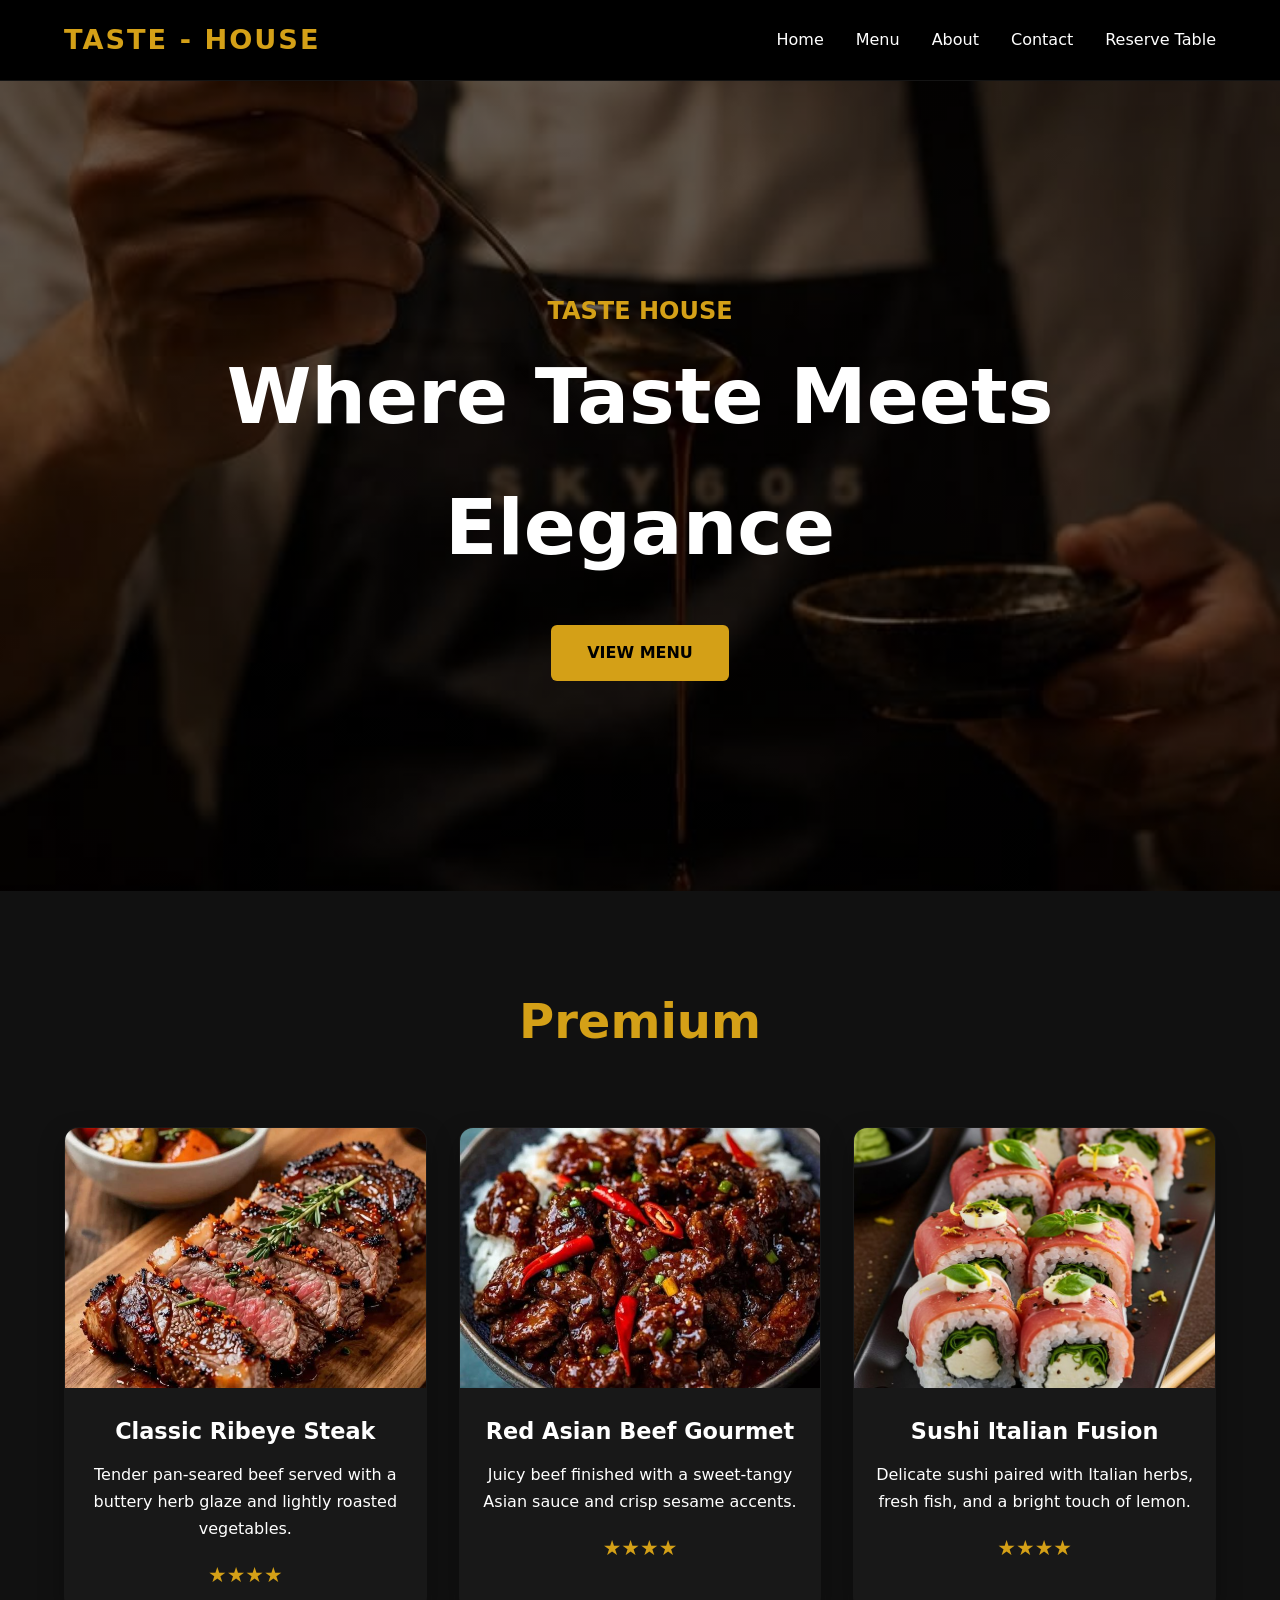
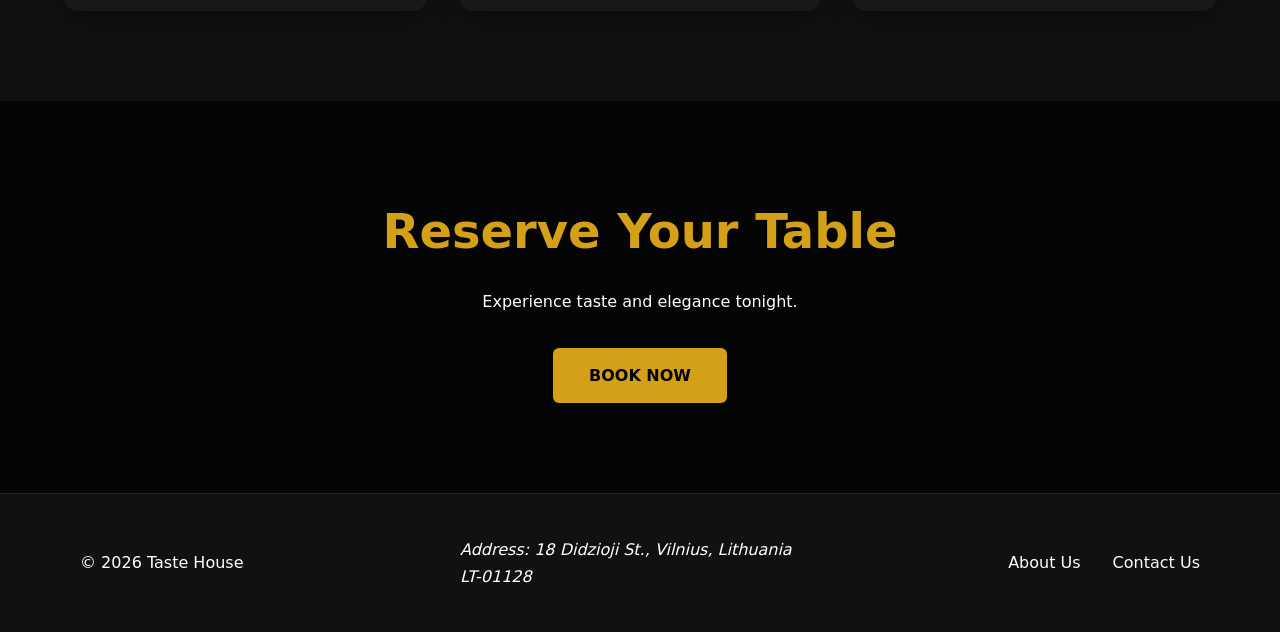
<file: index.html>
<!DOCTYPE html>
<html lang="en">
<head>
    <meta charset="UTF-8">
    <meta name="author" content="Dovydas Valančius">
    <meta name="viewport" content="width=device-width, initial-scale=1.0">
    <link rel="icon" href="./logo.png" type="image/png">
    <link rel="stylesheet" href="styles.css" type="text/css">
    <title>TASTE - HOUSE</title>
</head>

<body>

<header class="header">
    <div class="wrapper">
        <nav aria-label="Main navigation">

            <h1 class="logo"><a href="index.html#home">TASTE - HOUSE</a></h1>

            <button class="hamburger" id="hamburger" aria-label="Toggle navigation">
                <span></span>
                <span></span>
                <span></span>
            </button>

            <ul id="nav-links">
                <li><a href="index.html">Home</a></li>
                <li><a href="menu.html">Menu</a></li>
                <li><a href="about.html">About</a></li>
                <li><a href="contact.html">Contact</a></li>
                <li><a href="book.html">Reserve Table</a></li>
            </ul>

        </nav>
    </div>
</header>

<main>

   <section class="mainhero" id="home">
    <div class="wrapper">

        <h1>TASTE HOUSE</h1>

        <h2>Where Taste Meets Elegance</h2>

        <a href="menu.html" class="btn">VIEW MENU</a>

    </div>
</section>

    <section id="premium">
        <div class="wrapper">
            <h2>Premium</h2>

            <div class="cards">

                <div class="card">
                    <img src="stake.jpg" id="stake" alt="stake" loading="lazy">
                    <h3>Classic Ribeye Steak</h3>
                    <p>Tender pan‑seared beef served with a buttery herb glaze and lightly roasted vegetables.</p>
                    <p class="stars">★★★★</p>
                </div>

                <div class="card">
                     <img src="beef.jpg" id="beef" alt="beef-food" loading="lazy">
                    <h3>Red Asian Beef Gourmet</h3>
                    <p>Juicy beef finished with a sweet‑tangy Asian sauce and crisp sesame accents.</p>
                    <p class="stars">★★★★</p>
                </div>

                <div class="card">
                    <img src="sushi.jpg" id="sushi" alt="sushi" loading="lazy">
                    <h3>Sushi Italian Fusion</h3>
                    <p>Delicate sushi paired with Italian herbs, fresh fish, and a bright touch of lemon.</p>
                    <p class="stars">★★★★</p>
                </div>

            </div>
        </div>
    </section>

    <section id="reserve">
        <div class="wrapper">
            <h2>Reserve Your Table</h2>
            <p>Experience taste and elegance tonight.</p>
            <p><a href="book.html" class="btn">BOOK NOW</a></p>
        </div>
    </section>

</main>

<footer class="footer">
    <div class="footer-wrapper">

        <div class="footer-left">
            <p>&copy; 2026 Taste House</p>
        </div>

        <div class="footer-center">
          <address>
    Address: 18 Didzioji St., Vilnius, Lithuania<br>
    LT-01128
        </address>
        </div>

        <div class="footer-right">
            <a href="about.html">About Us</a>
            <a href="contact.html">Contact Us</a>
        </div>

    </div>
</footer>

<script src="script.js"></script>
</body>
</html>
</file>
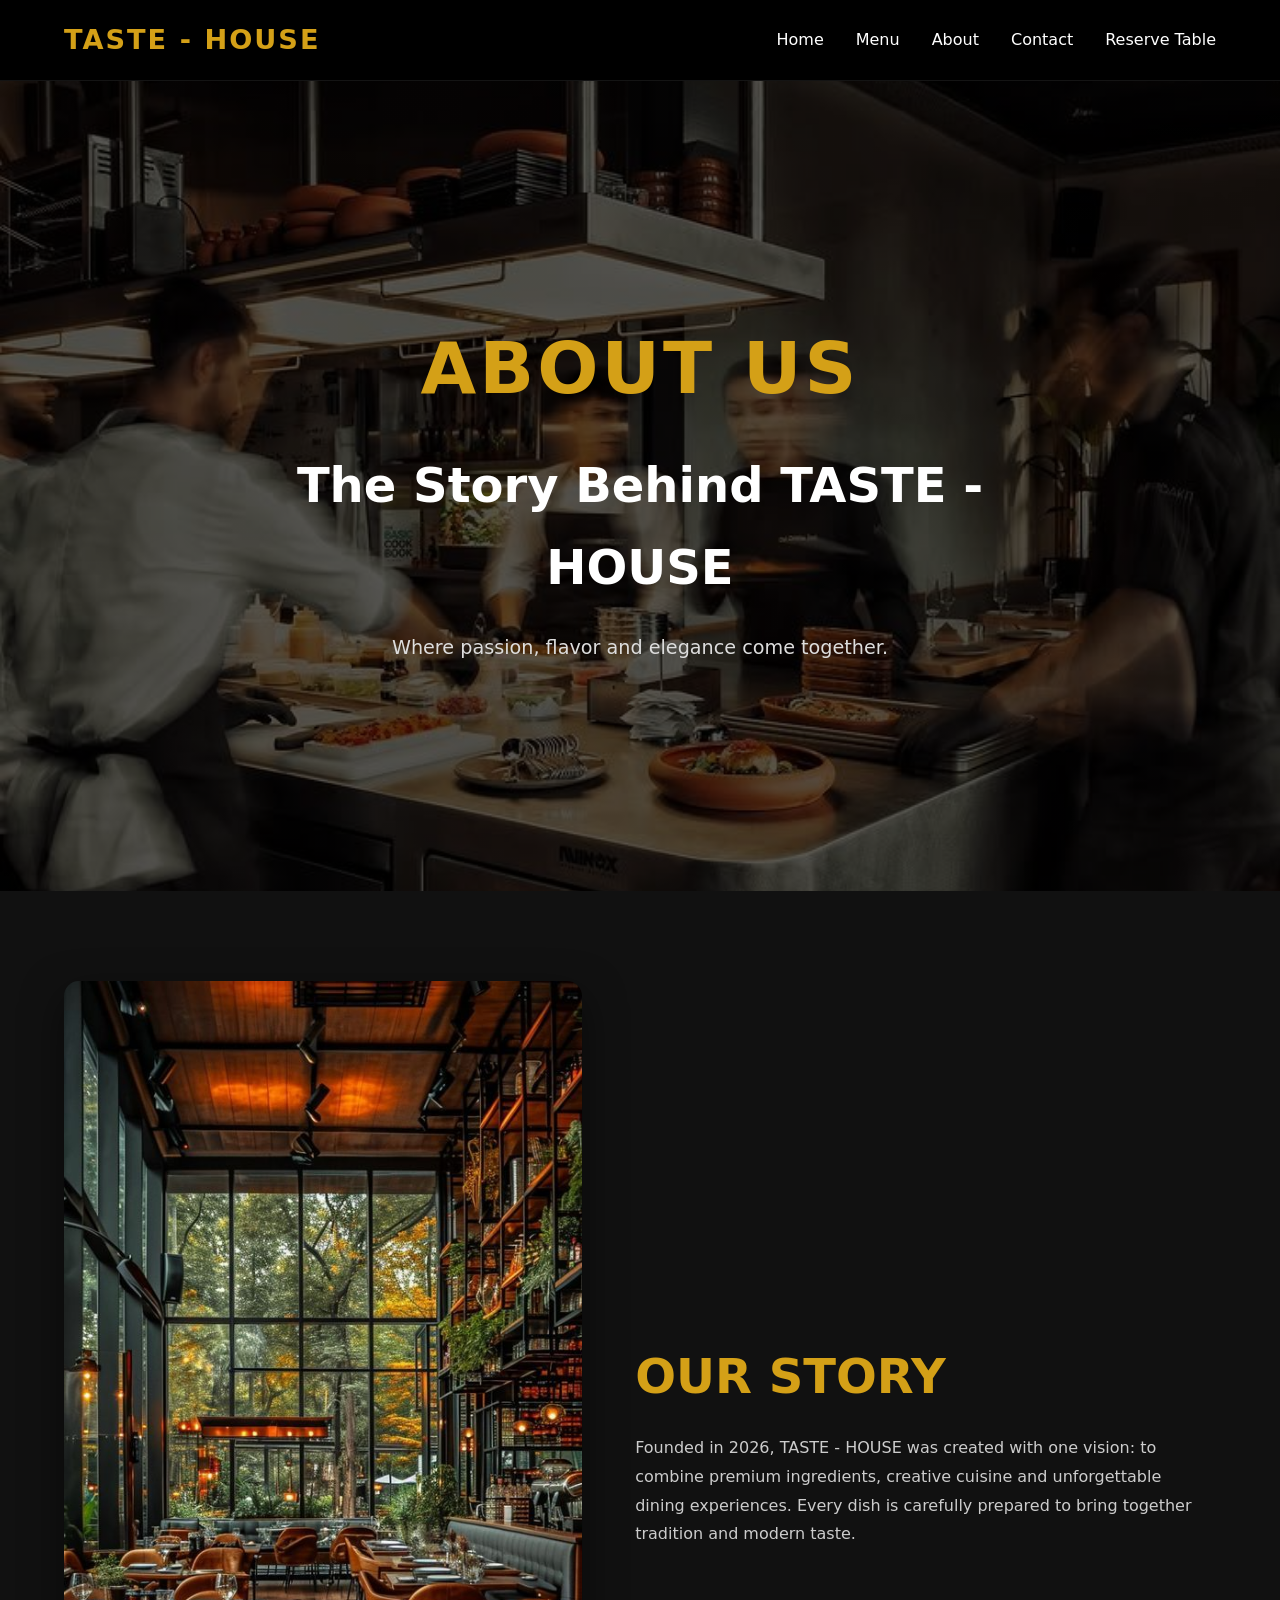
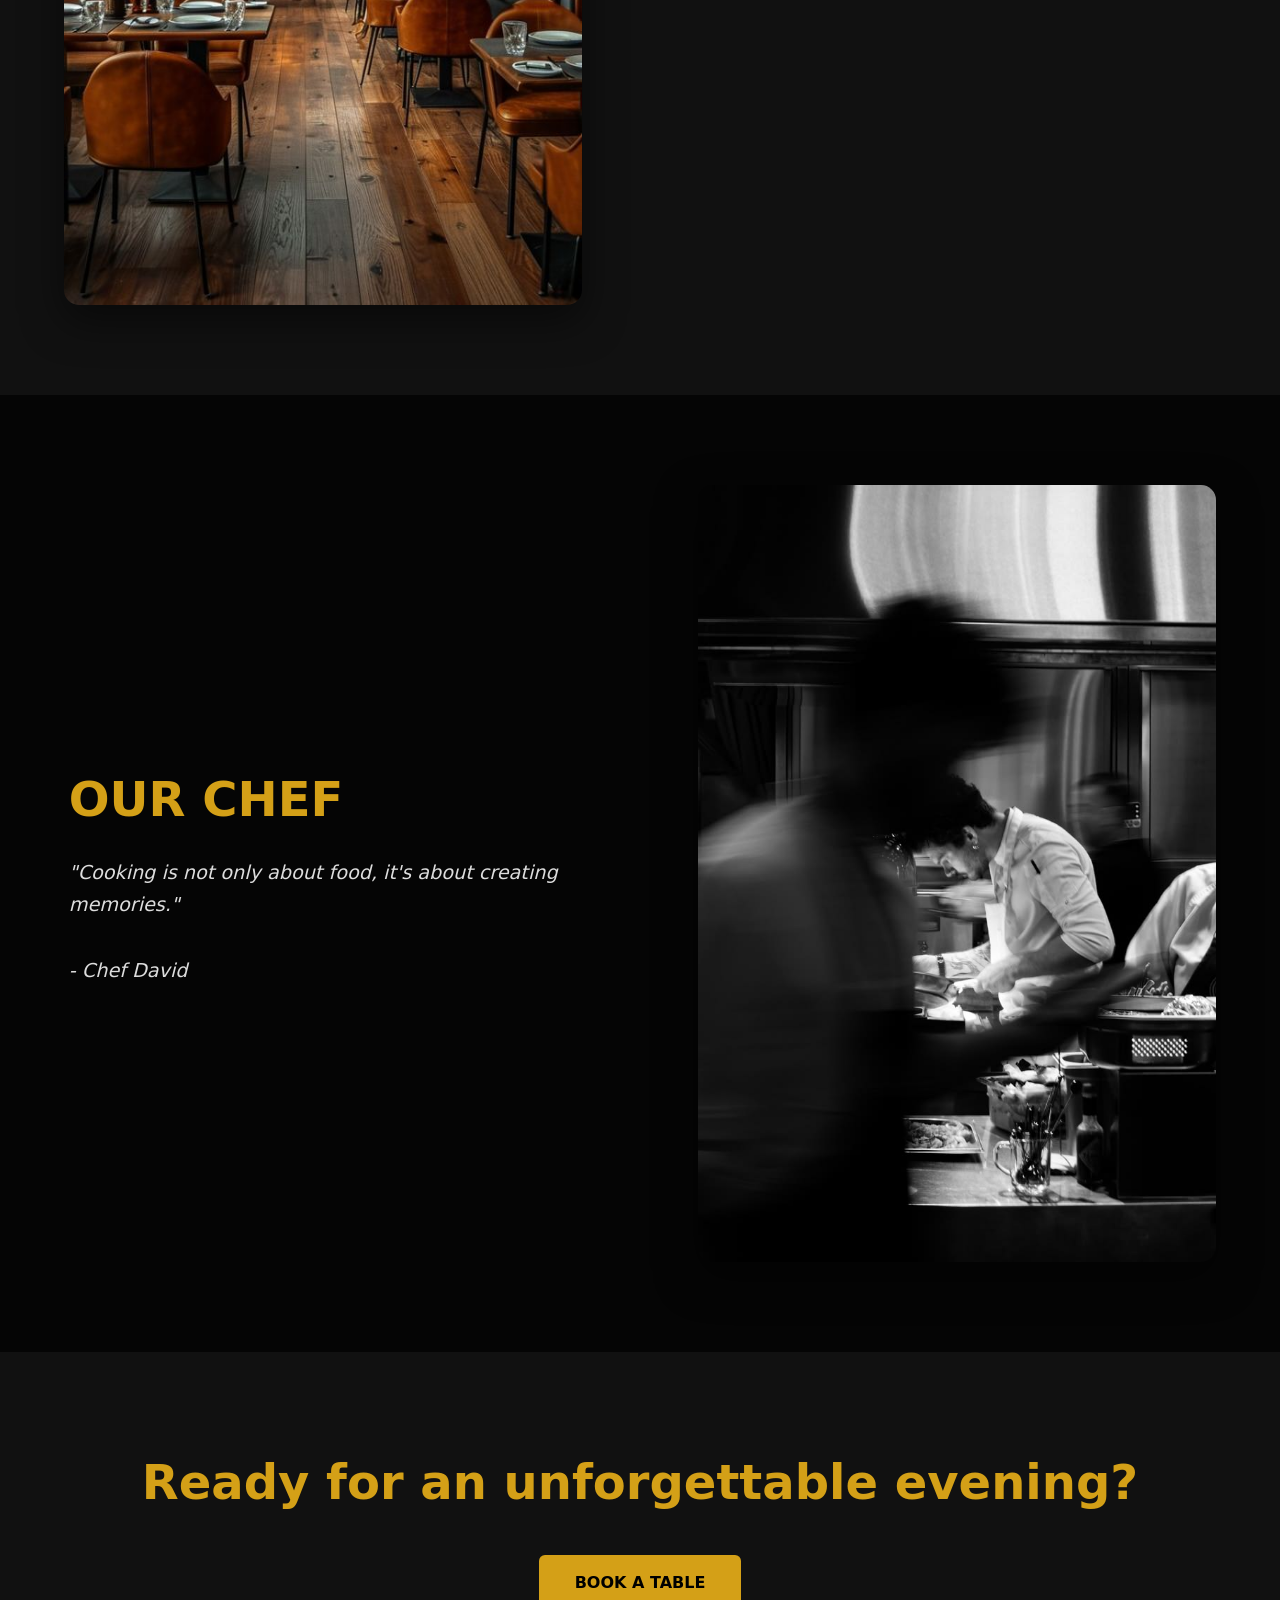
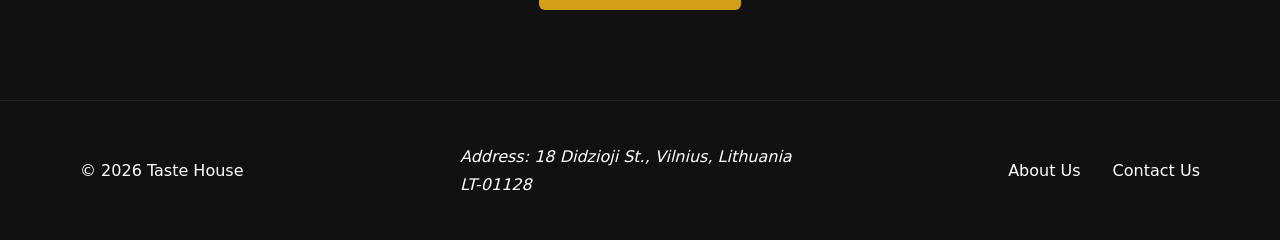
<file: about.html>
<!DOCTYPE html>
<html lang="en">
<head>
    <meta charset="UTF-8">
    <meta name="author" content="Dovydas Valančius">
    <meta name="viewport" content="width=device-width, initial-scale=1.0">
    <link rel="icon" href="./logo.png" type="image/png">
    <link rel="stylesheet" href="styles.css" type="text/css">
    <title>TASTE - HOUSE</title>
</head>

<body>

<header class="header">
    <div class="wrapper">
        <nav aria-label="Main navigation">

            <h1 class="logo"><a href="index.html#home">TASTE - HOUSE</a></h1>

            <button class="hamburger" id="hamburger" aria-label="Toggle navigation">
                <span></span>
                <span></span>
                <span></span>
            </button>

            <ul id="nav-links">
                <li><a href="index.html">Home</a></li>
                <li><a href="menu.html">Menu</a></li>
                <li><a href="about.html">About</a></li>
                <li><a href="contact.html">Contact</a></li>
                <li><a href="book.html">Reserve Table</a></li>
            </ul>

        </nav>
    </div>
</header>

<main>
<section class="about-hero">

    <div class="about-overlay">
        <div class="wrapper">
            <h1>ABOUT US</h1>
            <h2>The Story Behind TASTE - HOUSE</h2>
            <p>Where passion, flavor and elegance come together.</p>
        </div>
    </div>

</section>

<section class="our-story">
 
    <img src="restaurant.jpg" alt="inside the restaurant" loading="lazy" id="restaurant">

    <div class="wrapper">
        <h2>OUR STORY</h2>
       <p>
Founded in 2026, TASTE - HOUSE was created with one vision:
to combine premium ingredients, creative cuisine and unforgettable
dining experiences.

Every dish is carefully prepared to bring together tradition and
modern taste.
</p>
    </div>
    </section>


<section class="our-chef">
 
    <img src="chef.jpg" alt="chef serving food" loading="lazy" id="chef">

    <div class="wrapper">
        <h2>OUR CHEF</h2>
       <p>
"Cooking is not only about food,
it's about creating memories."
<br><br>
- Chef David
</p>
    </div>
    </section>

    <section class="reservation">
       <div class="wrapper">
        <h2>Ready for an unforgettable evening?</h2>
        <p><a href="book.html" class="btn">BOOK A TABLE</a></p>
    </div>
    </section>

    </main>

    <footer class="footer">
    <div class="footer-wrapper">

        <div class="footer-left">
            <p>&copy; 2026 Taste House</p>
        </div>

        <div class="footer-center">
          <address>
    Address: 18 Didzioji St., Vilnius, Lithuania<br>
    LT-01128
          </address>
        </div>

        <div class="footer-right">
            <a href="about.html">About Us</a>
            <a href="contact.html">Contact Us</a>
        </div>

    </div>
</footer>

<script src="script.js"></script>


</body>
</html>
</file>
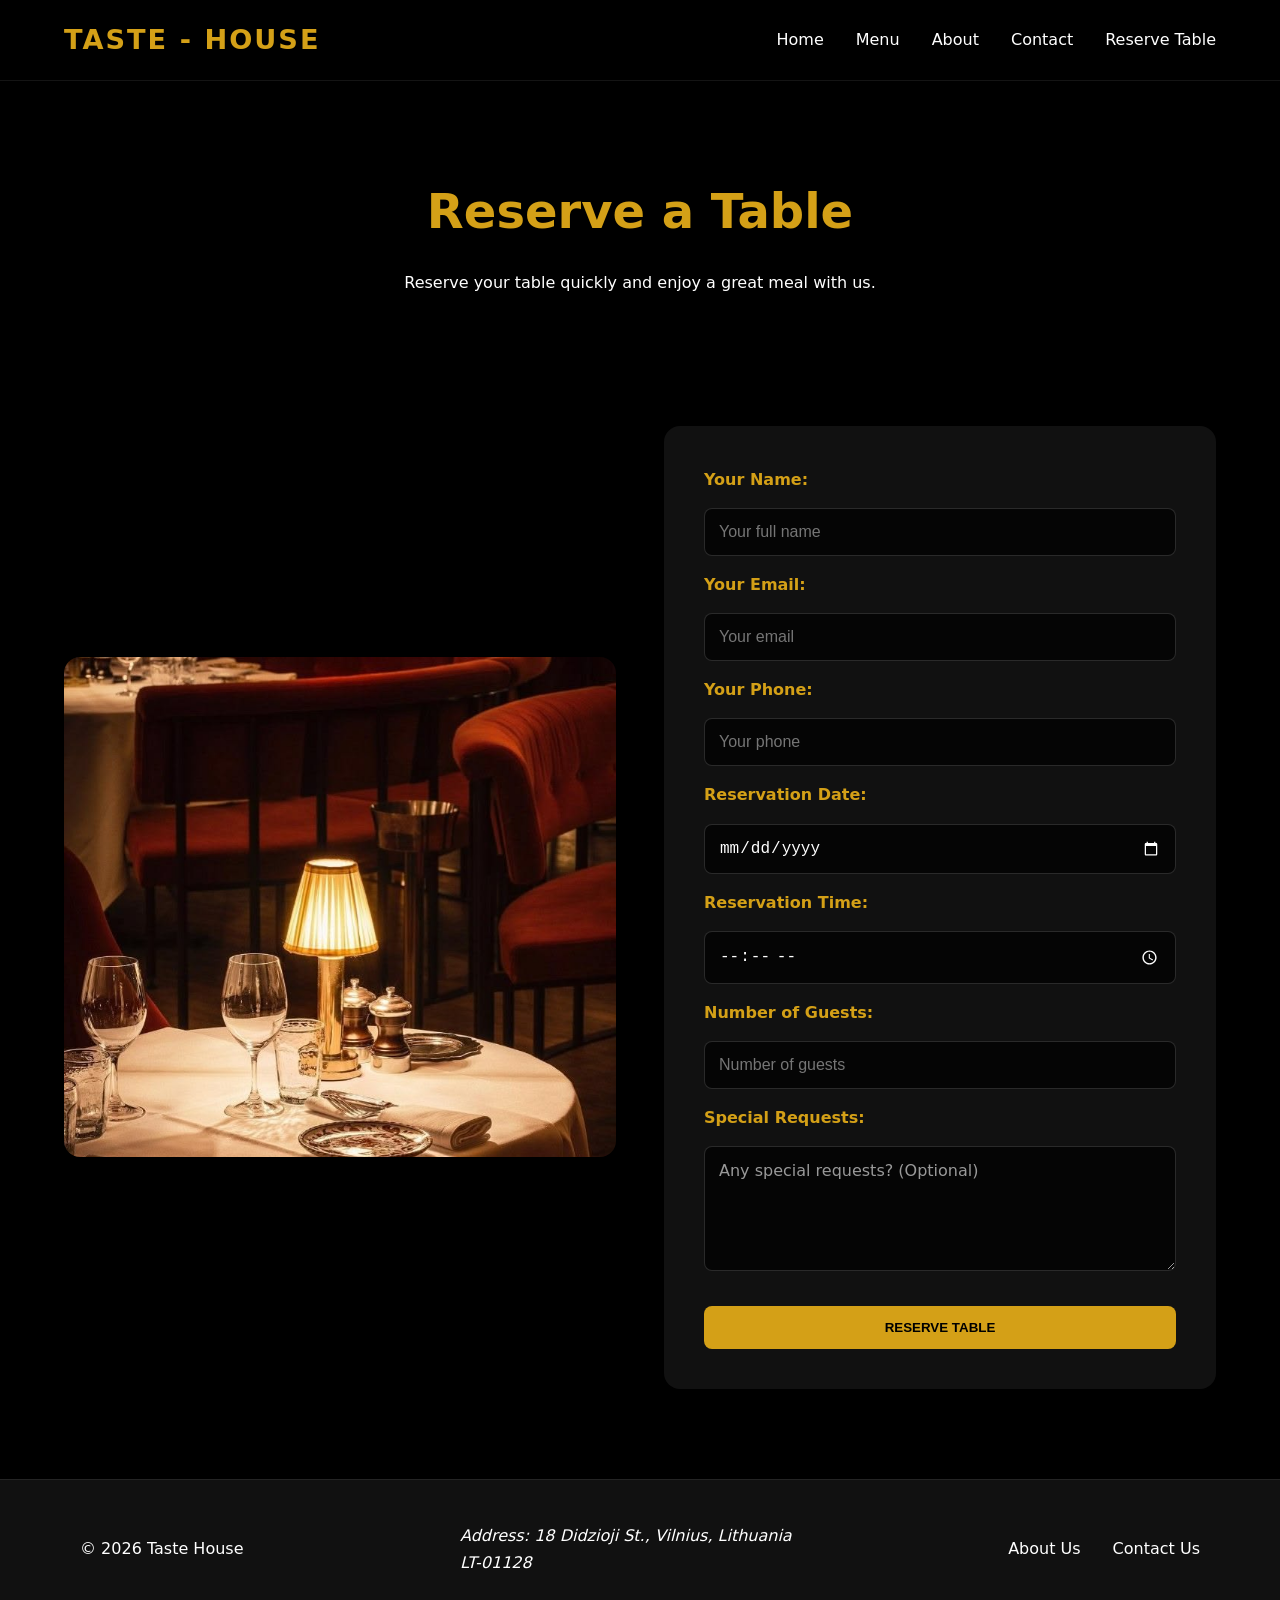
<file: book.html>
<!DOCTYPE html>
<html lang="en">
<head>
    <meta charset="UTF-8">
    <meta name="author" content="Dovydas Valančius">
    <meta name="viewport" content="width=device-width, initial-scale=1.0">
    <link rel="icon" href="./logo.png" type="image/png">
    <link rel="stylesheet" href="styles.css" type="text/css">
    <title>TASTE - HOUSE</title>
</head>

<body>

<header class="header">
    <div class="wrapper">
        <nav aria-label="Main navigation">

            <h1 class="logo"><a href="index.html#home">TASTE - HOUSE</a></h1>

            <button class="hamburger" id="hamburger" aria-label="Toggle navigation">
                <span></span>
                <span></span>
                <span></span>
            </button>

            <ul id="nav-links">
                <li><a href="index.html">Home</a></li>
                <li><a href="menu.html">Menu</a></li>
                <li><a href="about.html">About</a></li>
                <li><a href="contact.html">Contact</a></li>
                <li><a href="book.html">Reserve Table</a></li>
            </ul>

        </nav>
    </div>
</header>

      <main class="reservation-page">

    <section class="reservation-header">
        <h2>Reserve a Table</h2>
        <p>Reserve your table quickly and enjoy a great meal with us.</p>
    </section>

    <div class="wrapper contact-layout">

        <div class="contact-image">
            <img src="reservation.jpg"
                 alt="Restaurant dining table"
                 loading="lazy">
        </div>

        <article id="contactform">

            <form action="https://httpbin.org/get" method="get">

                <label for="name">Your Name:</label>
                <input
                    type="text"
                    id="name"
                    name="name"
                    placeholder="Your full name"
                    required>

                <label for="email">Your Email:</label>
                <input
                    type="email"
                    id="email"
                    name="email"
                    placeholder="Your email"
                    required>

                <label for="phone">Your Phone:</label>
                <input
                    type="tel"
                    id="phone"
                    name="phone"
                    placeholder="Your phone"
                    required>

                <label for="date">Reservation Date:</label>
                <input
                    type="date"
                    id="date"
                    name="date"
                    required>

                <label for="time">Reservation Time:</label>
                <input
                    type="time"
                    id="time"
                    name="time"
                    required>

                <label for="guests">Number of Guests:</label>
                <input
                    type="number"
                    id="guests"
                    name="guests"
                    min="1"
                    max="20"
                    placeholder="Number of guests"
                    required>

                <label for="requests">Special Requests:</label>
                <textarea
                    id="requests"
                    name="requests"
                    rows="5"
                    placeholder="Any special requests? (Optional)"></textarea>

                <button class="btn" type="submit">
                    RESERVE TABLE
                </button>

            </form>

        </article>

    </div>

    
</main>

<footer class="footer">
    <div class="footer-wrapper">

        <div class="footer-left">
            <p>&copy; 2026 Taste House</p>
        </div>

        <div class="footer-center">
            <address>
    Address: 18 Didzioji St., Vilnius, Lithuania<br>
    LT-01128
            </address>
        </div>

        <div class="footer-right">
            <a href="about.html">About Us</a>
            <a href="contact.html">Contact Us</a>
        </div>

    </div>
</footer>

<script src="script.js"></script>


</body>
</html>
</file>
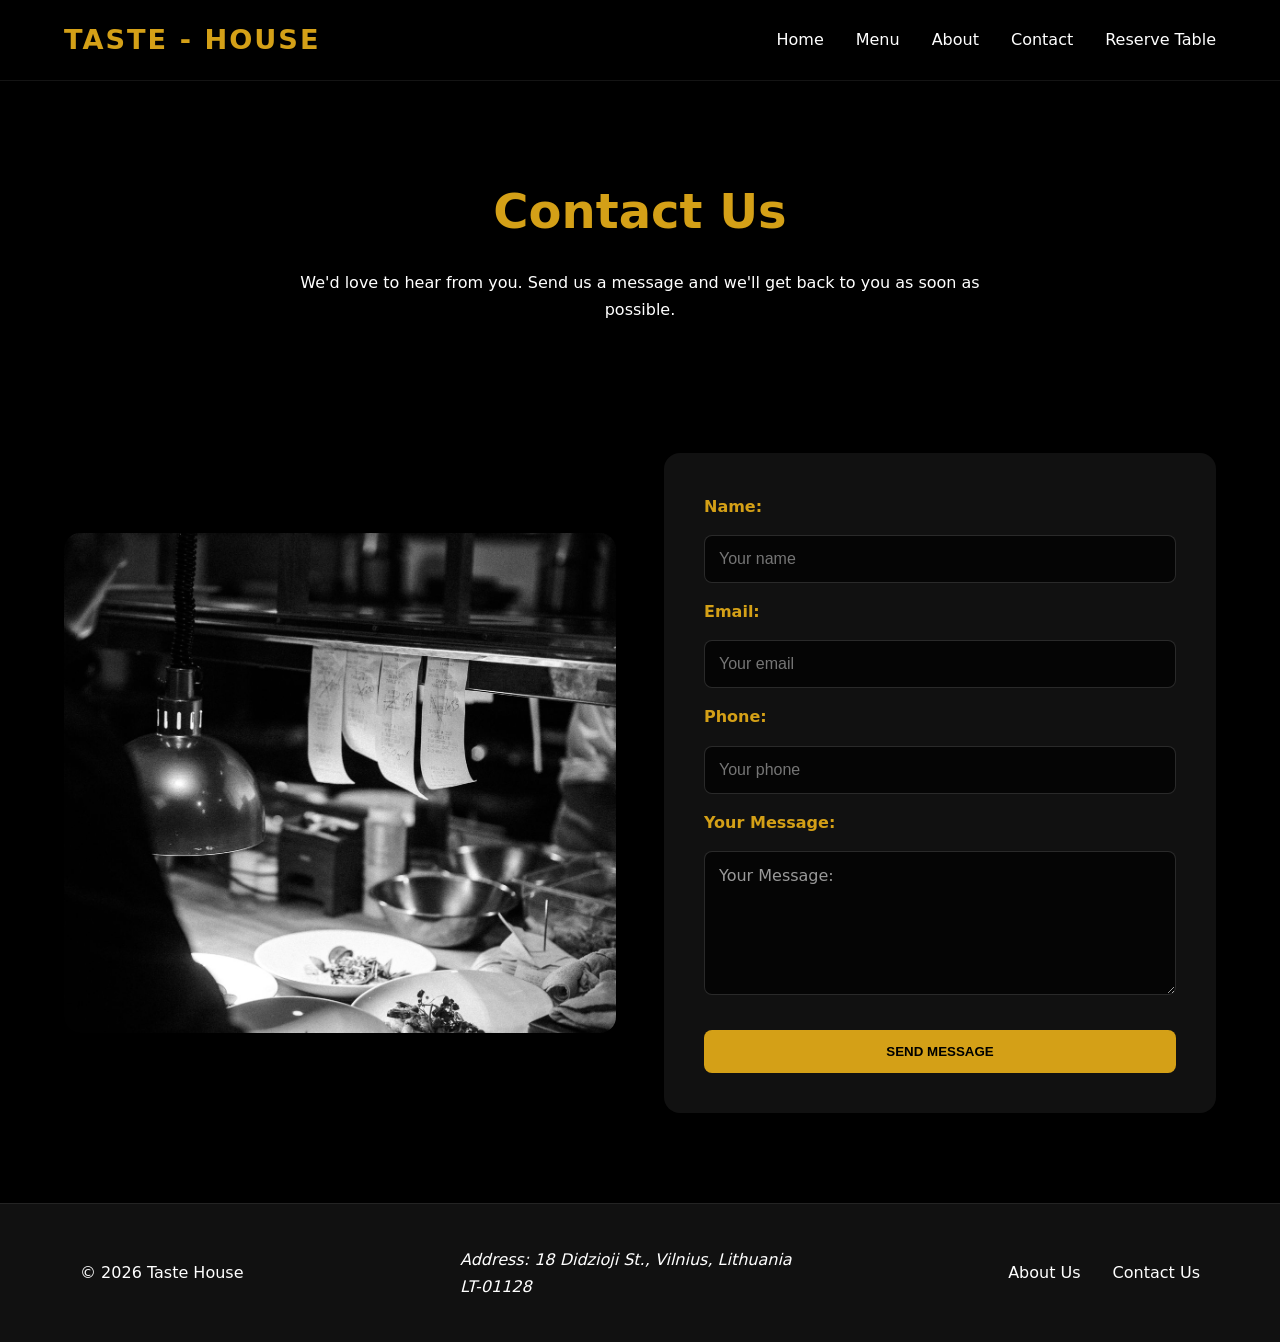
<file: contact.html>
<!DOCTYPE html>
<html lang="en">
<head>
    <meta charset="UTF-8">
    <meta name="author" content="Dovydas Valančius">
    <meta name="viewport" content="width=device-width, initial-scale=1.0">
    <link rel="icon" href="./logo.png" type="image/png">
    <link rel="stylesheet" href="styles.css" type="text/css">
    <title>TASTE - HOUSE</title>
</head>

<body>

<header class="header">
    <div class="wrapper">
        <nav aria-label="Main navigation">

            <h1 class="logo"><a href="index.html#home">TASTE - HOUSE</a></h1>

            <button class="hamburger" id="hamburger" aria-label="Toggle navigation">
                <span></span>
                <span></span>
                <span></span>
            </button>

            <ul id="nav-links">
                <li><a href="index.html">Home</a></li>
                <li><a href="menu.html">Menu</a></li>
                <li><a href="about.html">About</a></li>
                <li><a href="contact.html">Contact</a></li>
                <li><a href="book.html">Reserve Table</a></li>
            </ul>

        </nav>
    </div>
</header>


<main>

     <section class="contact-header">
        <h2>Contact Us</h2>
        <p>We'd love to hear from you. Send us a message and we'll get back to you as soon as possible.</p>
    </section>

<div class="wrapper contact-layout">

    <div class="contact-image">
        <img src="contact.jpg" 
             alt="TASTE HOUSE restaurant interior" 
             loading="lazy">
    </div>


    <article id="contactform">

        <form action="https://httpbin.org/get" method="get">

            <label for="name">Name:</label>
            <input type="text" 
                   name="name" 
                   id="name" 
                   placeholder="Your name" 
                   required>


            <label for="email">Email:</label>
            <input type="email" 
                   name="email" 
                   id="email" 
                   placeholder="Your email" 
                   required>


            <label for="phone">Phone:</label>
            <input type="tel" 
                   name="phone" 
                   id="phone" 
                   placeholder="Your phone" 
                   required>

            <label for="message">Your Message:</label>
            <textarea
                   id="message"
                   name="message"
                   rows="6"
                   placeholder="Your Message:"
                   required></textarea>


            <button class="btn" type="submit">
                SEND MESSAGE
            </button>

        </form>

    </article>

</div>
</main>

<footer class="footer">
    <div class="footer-wrapper">

        <div class="footer-left">
            <p>&copy; 2026 Taste House</p>
        </div>

        <div class="footer-center">
          <address>
    Address: 18 Didzioji St., Vilnius, Lithuania<br>
    LT-01128
          </address>
        </div>

        <div class="footer-right">
            <a href="about.html">About Us</a>
            <a href="contact.html">Contact Us</a>
        </div>

    </div>
</footer>

<script src="script.js"></script>


</body>
</html>
</file>
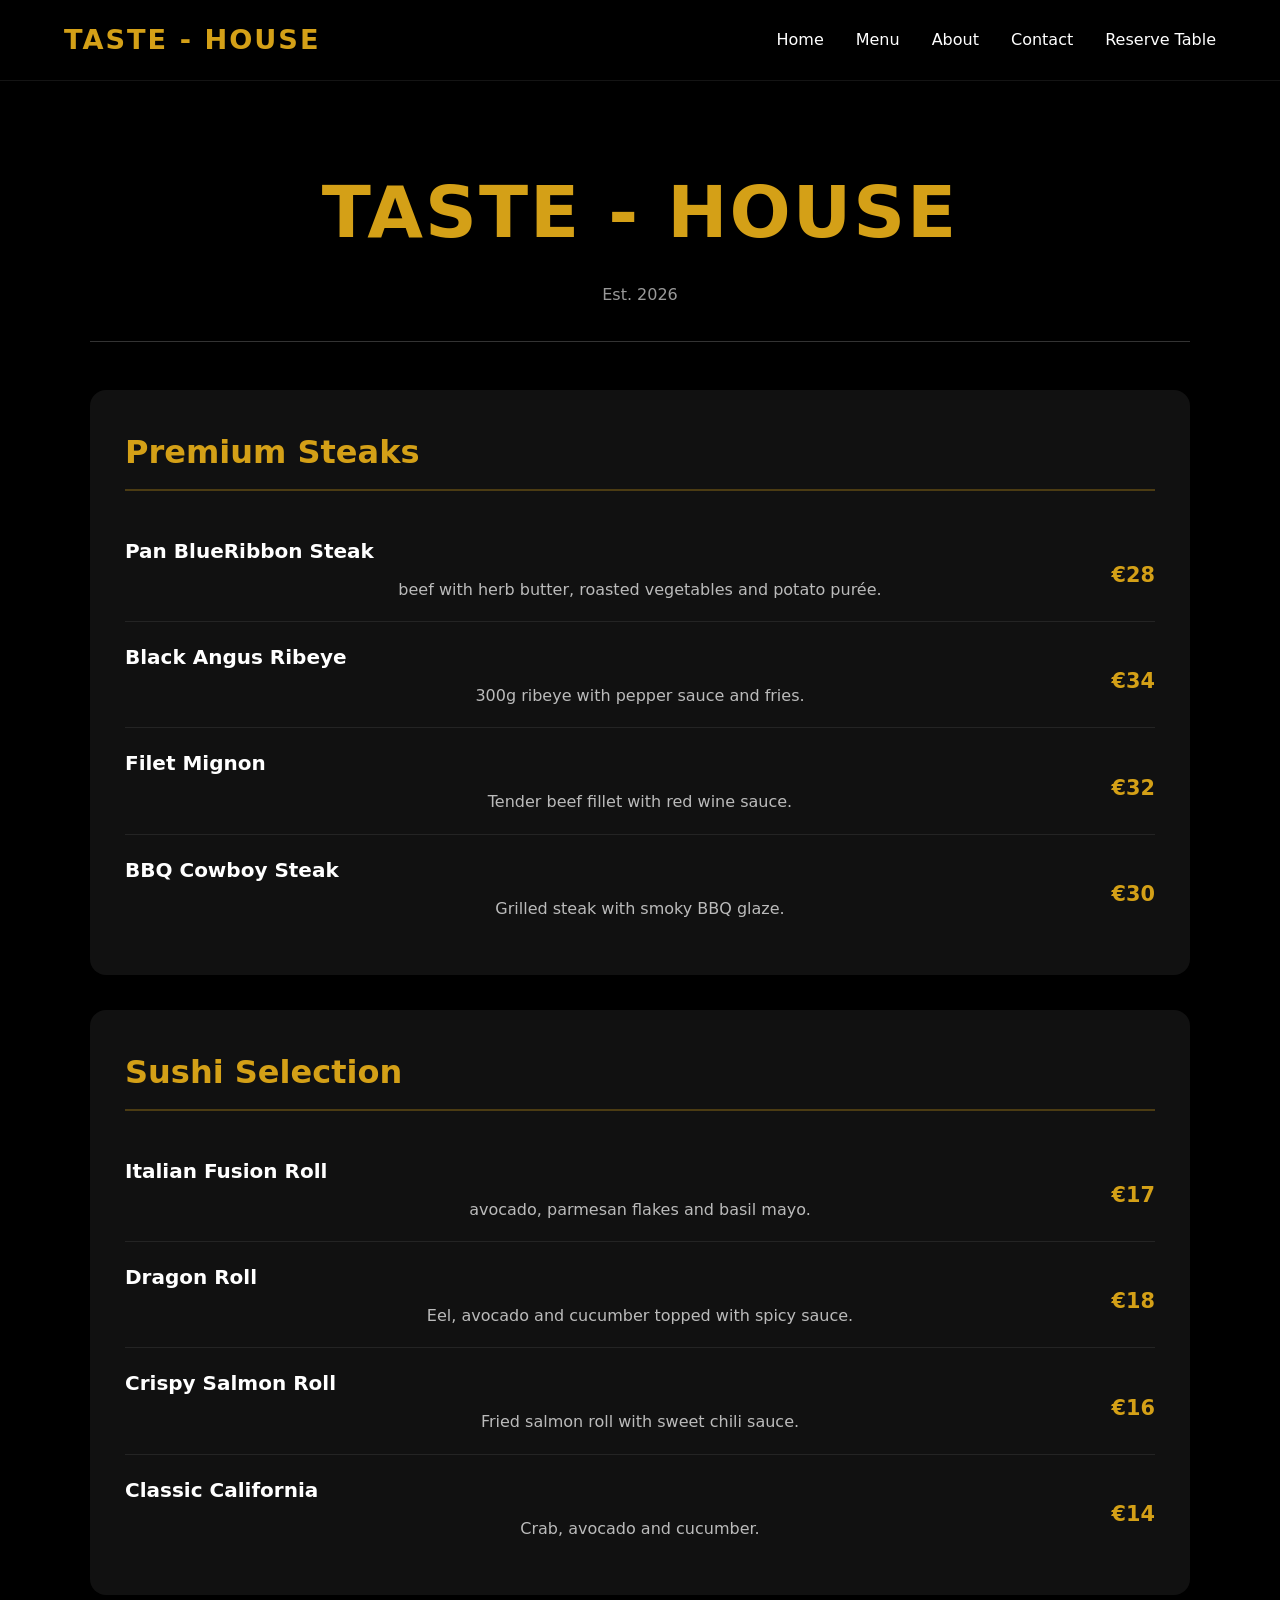
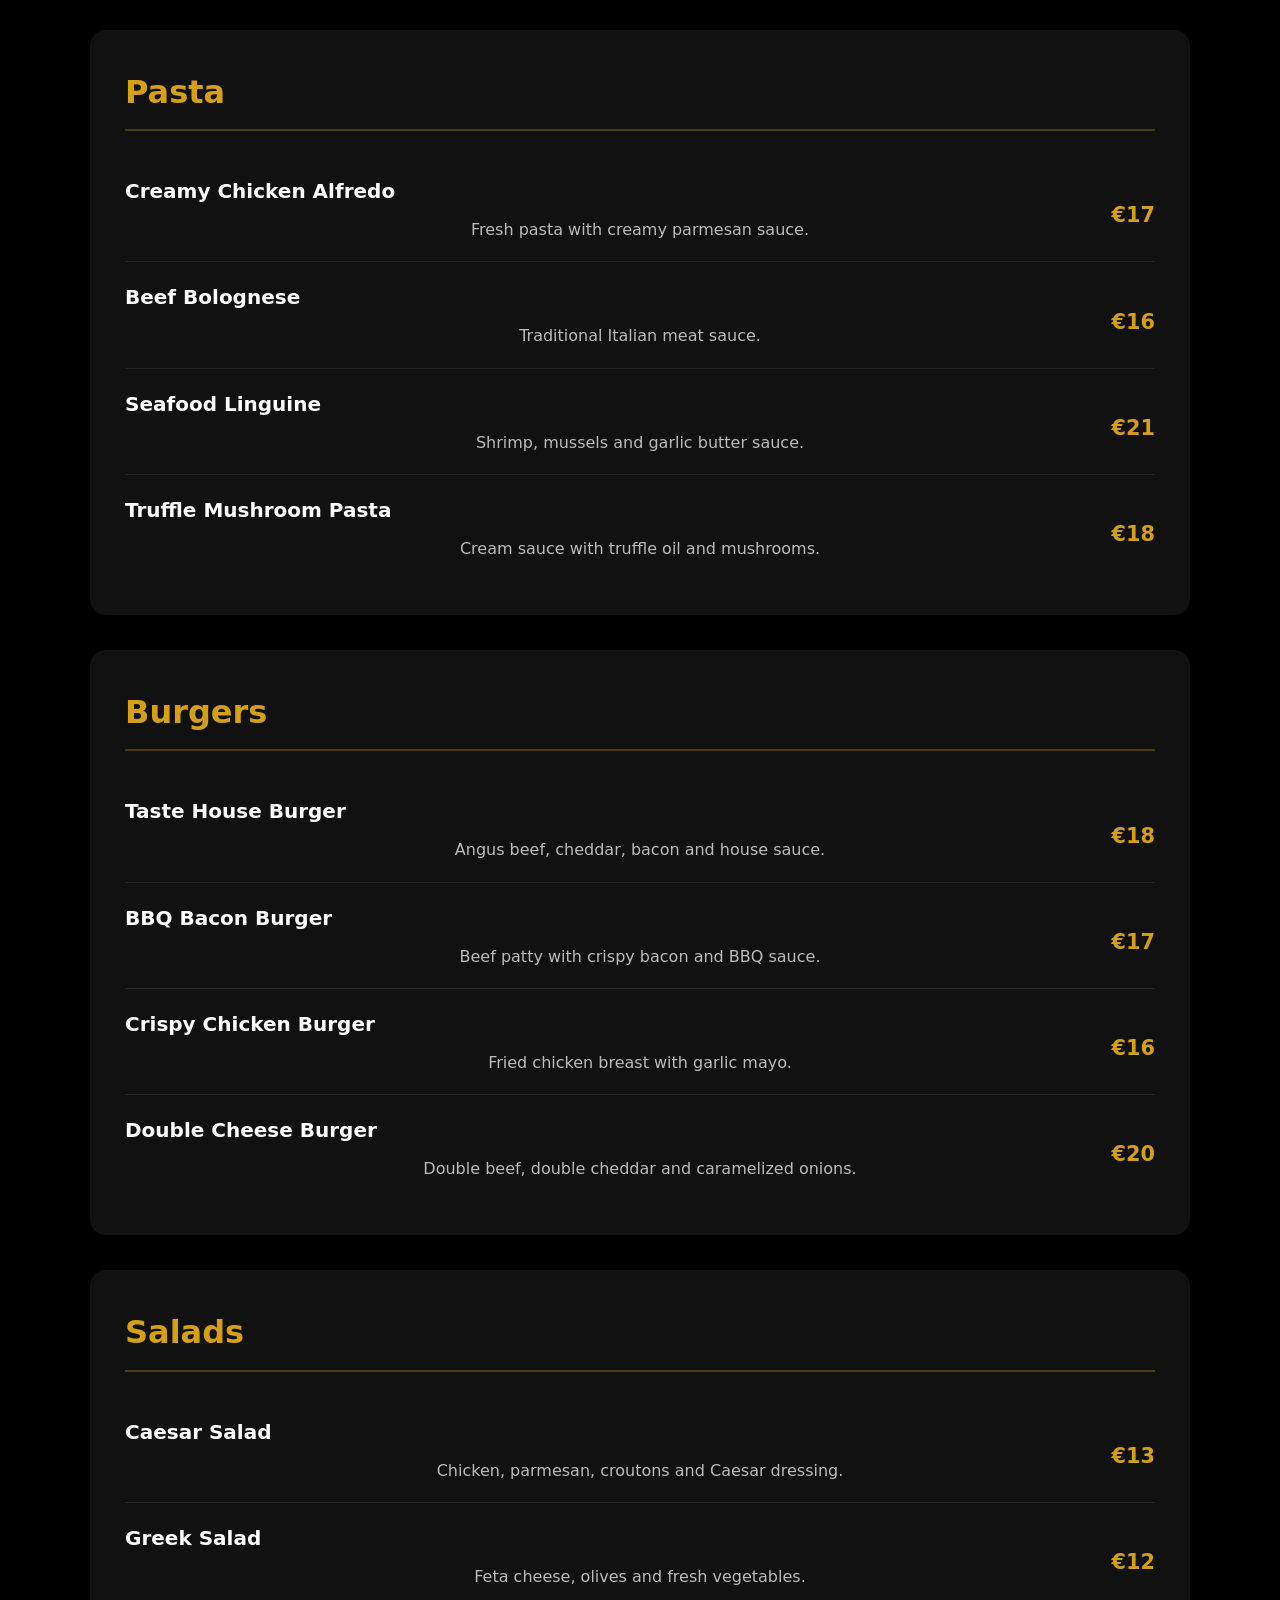
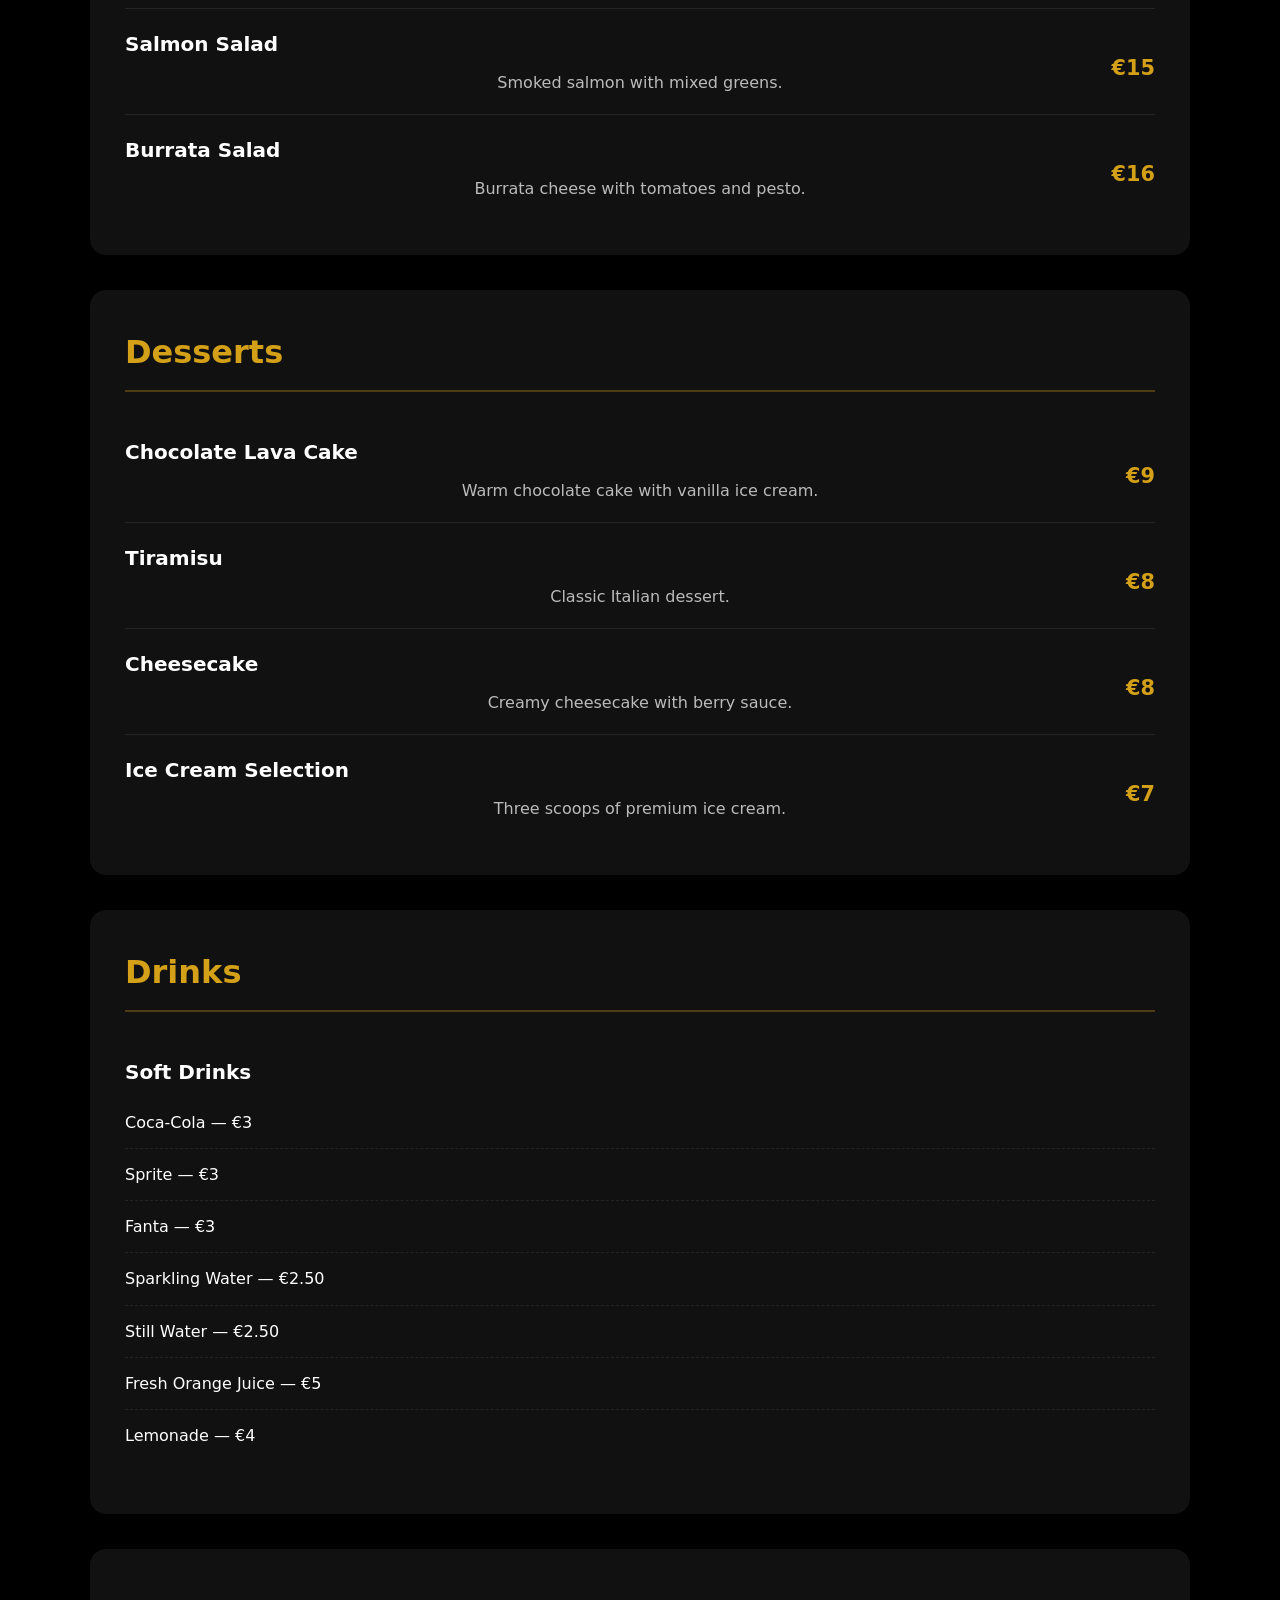
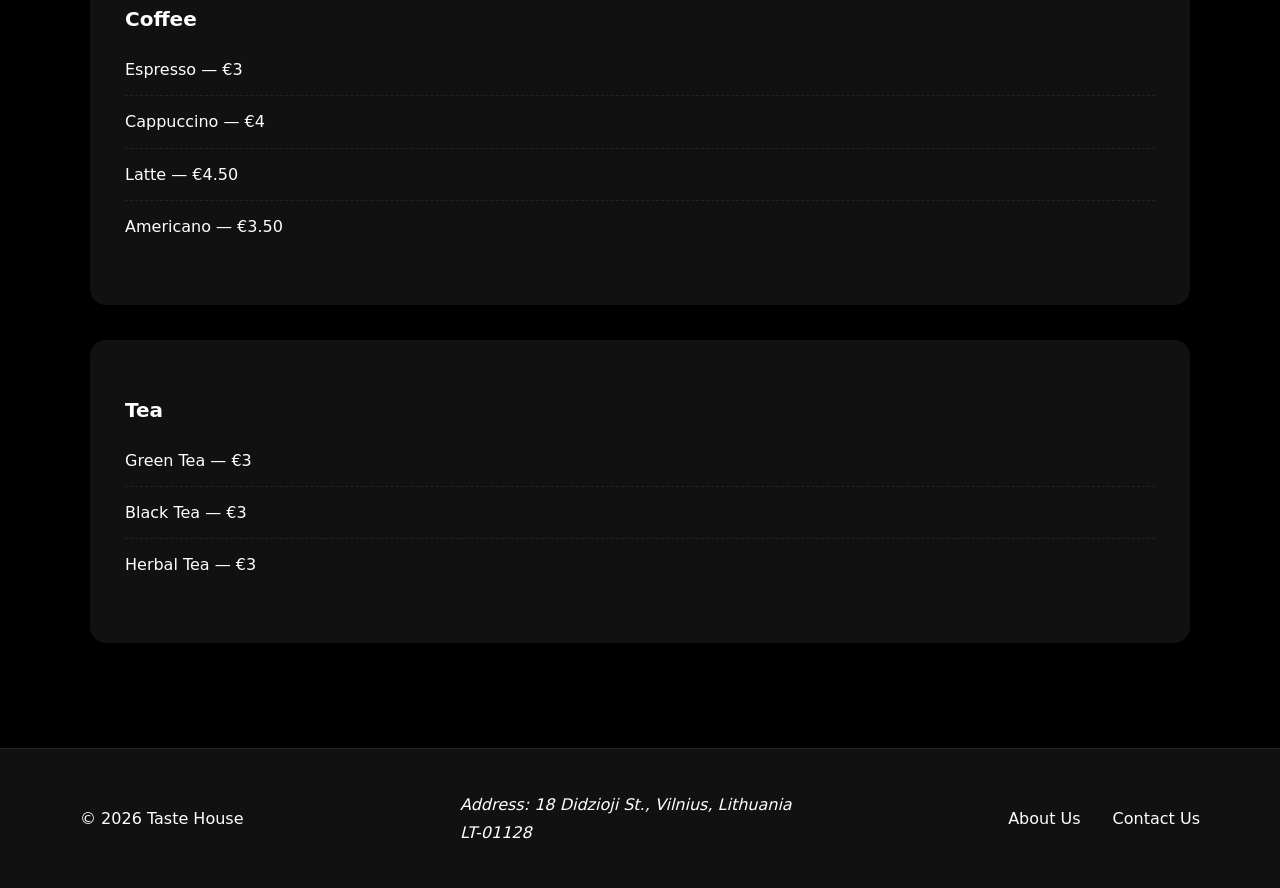
<file: menu.html>
<!DOCTYPE html>
<html lang="en">
<head>
    <meta charset="UTF-8">
    <meta name="author" content="Dovydas Valančius">
    <meta name="viewport" content="width=device-width, initial-scale=1.0">
    <link rel="icon" href="./logo.png" type="image/png">
    <link rel="stylesheet" href="styles.css" type="text/css">
    <title>MENU</title>
</head>

<body>

<header class="header">
    <div class="wrapper">
        <nav aria-label="Main navigation">

            <h1 class="logo"><a href="index.html#home">TASTE - HOUSE</a></h1>

            <button class="hamburger" id="hamburger" aria-label="Toggle navigation">
                <span></span>
                <span></span>
                <span></span>
            </button>

            <ul id="nav-links">
                <li><a href="index.html">Home</a></li>
                <li><a href="menu.html">Menu</a></li>
                <li><a href="about.html">About</a></li>
                <li><a href="contact.html">Contact</a></li>
                <li><a href="book.html">Reserve Table</a></li>
            </ul>

        </nav>
    </div>
</header>

<main class="menu-page">

    <h1 class="menu-title">TASTE - HOUSE</h1>
    <p class="established">Est. 2026</p>

    <hr>

    <Section>
        <h2>Premium Steaks</h2>
        <article class="menu-food">
            <h3>Pan BlueRibbon Steak</h3>
        <p class="food">beef with herb butter, roasted vegetables and potato purée.</p><p class="price">€28</p>
        </article>
        <article class="menu-food">
            <h3>Black Angus Ribeye</h3>
        <p class="food">300g ribeye with pepper sauce and fries.</p><p class="price">€34</p>
        </article>
        <article class="menu-food">
            <h3>Filet Mignon</h3>
        <p class="food">Tender beef fillet with red wine sauce.</p><p class="price">€32</p>
        </article>
        <article class="menu-food">
            <h3>BBQ Cowboy Steak</h3>
        <p class="food">Grilled steak with smoky BBQ glaze.</p><p class="price">€30</p>
        </article>
    </Section>

    <section>
        <h2>Sushi Selection</h2>
        <article class="menu-food">
            <h3>Italian Fusion Roll</h3>
            <p class="food">avocado, parmesan flakes and basil mayo.</p><p class="price">€17</p>
        </article>
        <article class="menu-food">
            <h3>Dragon Roll</h3>
            <p class="food">Eel, avocado and cucumber topped with spicy sauce.</p><p class="price">€18</p>
        </article>
        <article class="menu-food">
            <h3>Crispy Salmon Roll</h3>
            <p class="food">Fried salmon roll with sweet chili sauce.</p><p class="price">€16</p>
        </article>
        <article class="menu-food">
            <h3>Classic California</h3>
            <p class="food">Crab, avocado and cucumber.</p><p class="price">€14</p>
        </article>
    </section>

    <section>
        <h2>Pasta</h2>
        <article class="menu-food">
            <h3>Creamy Chicken Alfredo</h3>
            <p class="food">Fresh pasta with creamy parmesan sauce.</p><p class="price">€17</p>
        </article>
        <article class="menu-food">
            <h3>Beef Bolognese</h3>
            <p class="food">Traditional Italian meat sauce.</p><p class="price">€16</p>
        </article>
        <article class="menu-food">
            <h3>Seafood Linguine</h3>
            <p class="food">Shrimp, mussels and garlic butter sauce.</p><p class="price">€21</p>
        </article>
        <article class="menu-food">
            <h3>Truffle Mushroom Pasta</h3>
            <p class="food">Cream sauce with truffle oil and mushrooms.</p><p class="price">€18</p>
        </article>
    </section>

    <section>
        <h2>Burgers</h2>
        <article class="menu-food">
            <h3>Taste House Burger</h3>
            <p class="food">Angus beef, cheddar, bacon and house sauce.</p><p class="price">€18</p>
        </article>
        <article class="menu-food">
            <h3>BBQ Bacon Burger</h3>
            <p class="food">Beef patty with crispy bacon and BBQ sauce.</p><p class="price">€17</p>
        </article>
        <article class="menu-food">
            <h3>Crispy Chicken Burger</h3>
            <p class="food">Fried chicken breast with garlic mayo.</p><p class="price">€16</p>
        </article>
        <article class="menu-food">
            <h3>Double Cheese Burger</h3>
            <p class="food">Double beef, double cheddar and caramelized onions.</p><p class="price">€20</p>
        </article>
    </section>

    <section>
         <h2>Salads</h2>
        <article class="menu-food">
            <h3>Caesar Salad</h3>
            <p class="food">Chicken, parmesan, croutons and Caesar dressing.</p><p class="price">€13</p>
        </article>
        <article class="menu-food">
            <h3>Greek Salad</h3>
            <p class="food">Feta cheese, olives and fresh vegetables.</p><p class="price">€12</p>
        </article>
        <article class="menu-food">
            <h3>Salmon Salad</h3>
            <p class="food">Smoked salmon with mixed greens.</p><p class="price">€15</p>
        </article>
        <article class="menu-food">
            <h3>Burrata Salad</h3>
            <p class="food">Burrata cheese with tomatoes and pesto.</p><p class="price">€16</p>
        </article>
    </section>

    <section>
        <h2>Desserts</h2>
        <article class="menu-food">
            <h3>Chocolate Lava Cake</h3>
            <p class="food">Warm chocolate cake with vanilla ice cream.</p><p class="price">€9</p>
        </article>
        <article class="menu-food">
            <h3>Tiramisu</h3>
            <p class="food">Classic Italian dessert.</p><p class="price">€8</p>
        </article>
        <article class="menu-food">
            <h3>Cheesecake</h3>
            <p class="food">Creamy cheesecake with berry sauce.</p><p class="price">€8</p>
        </article>
        <article class="menu-food">
            <h3>Ice Cream Selection</h3>
            <p class="food">Three scoops of premium ice cream.</p><p class="price">€7</p>
        </article>
    </section>

    <section>
         <h2>Drinks</h2>
        <article class="menu-food">
            <h3>Soft Drinks</h3>
            <ul>
                <li>Coca-Cola — €3</li>
                <li>Sprite — €3</li>
                <li>Fanta — €3</li>
                <li>Sparkling Water — €2.50</li>
                <li>Still Water — €2.50</li>
                <li>Fresh Orange Juice — €5</li>
                <li>Lemonade — €4</li>
            </ul>
        </article>
        </section>

        <section>
        <article class="menu-food">
            <h3>Coffee</h3>
            <ul>
                <li>Espresso — €3</li>
                <li>Cappuccino — €4</li>
                <li>Latte — €4.50</li>
                <li>Americano — €3.50</li>
            </ul>
        </article>
    </section>

    <section>
         <article class="menu-food">
            <h3>Tea</h3>
            <ul>
                <li>Green Tea — €3</li>
                <li>Black Tea — €3</li>
                <li>Herbal Tea — €3</li>
            </ul>
        </article>
    </section>
</main>


<footer class="footer">
    <div class="footer-wrapper">

        <div class="footer-left">
            <p>&copy; 2026 Taste House</p>
        </div>

        <div class="footer-center">
           <address>
    Address: 18 Didzioji St., Vilnius, Lithuania<br>
    LT-01128
           </address>
        </div>

        <div class="footer-right">
            <a href="about.html">About Us</a>
            <a href="contact.html">Contact Us</a>
        </div>

    </div>
</footer>

<script src="script.js"></script>

</body>
</html>
</file>
<file: styles.css>
* {
    margin: 0;
    padding: 0;
    box-sizing: border-box;
}

html {
    scroll-behavior: smooth;
}

body {
    font-family: "Poppins", system-ui, sans-serif;
    background: #000;
    color: #fff;
    line-height: 1.7;
}

img {
    max-width: 100%;
    display: block;
}

.wrapper {
    width: min(90%, 1200px);
    margin: 0 auto;
}

.header {
    position: sticky;
    top: 0;
    z-index: 999;
    background: rgba(0, 0, 0, .85);
    backdrop-filter: blur(12px);
    border-bottom: 1px solid rgba(255, 255, 255, .08);
}

nav {
    height: 80px;
    display: flex;
    justify-content: space-between;
    align-items: center;
}

.logo a {
    color: #D4A017;
    font-size: 1.7rem;
    font-weight: 700;
    letter-spacing: 2px;
    text-decoration: none;
}

nav ul {
    display: flex;
    gap: 2rem;
    list-style: none;
}

nav a {
    color: white;
    text-decoration: none;
    transition: .3s;
    position: relative;
}

nav a::after {
    content: "";
    position: absolute;
    left: 0;
    bottom: -6px;
    width: 0%;
    height: 2px;
    background: #D4A017;
    transition: .3s;
}

nav a:hover {
    color: #D4A017;
}

nav a:hover::after {
    width: 100%;
}


.mainhero {
    min-height: 90vh;
    display: flex;
    justify-content: center;
    align-items: center;
    text-align: center;
    background: linear-gradient(rgba(0, 0, 0, .6), rgba(0, 0, 0, .6)),
                url("hero1.jpg") center/cover no-repeat;
}

.mainhero h1 {
    color: #D4A017;
}

.mainhero h2 {
    font-size: clamp(2.7rem, 6vw, 5rem);
    max-width: 900px;
    margin: auto;
    margin-bottom: 2rem;
    color: white;
}


.btn {
    display: inline-block;
    padding: 14px 36px;
    background: #D4A017;
    color: black;
    font-weight: 600;
    border-radius: 6px;
    text-decoration: none;
    transition: .35s;
}

.btn:hover {
    transform: translateY(-3px);
    background: #f0bb20;
    box-shadow: 0 12px 30px rgba(212, 160, 23, .35);
}

section {
    padding: 90px 0;
}

section h2 {
    color: #D4A017;
    font-size: clamp(2rem, 5vw, 3rem);
    text-align: center;
    margin-bottom: 1rem;
}

section p {
    max-width: 700px;
    margin: auto;
    text-align: center;
}


#premium {
    background: #111;
}

.cards {
    margin-top: 4rem;
    display: grid;
    grid-template-columns: repeat(auto-fit, minmax(300px, 1fr));
    gap: 2rem;
}

.card {
    background: #181818;
    border: 1px solid transparent;
    border-radius: 14px;
    overflow: hidden;
    transition: .35s;
    box-shadow: 0 10px 25px rgba(0, 0, 0, .35);
}

.card:hover {
    transform: translateY(-10px);
    border-color: #D4A017;
    box-shadow: 0 20px 45px rgba(0, 0, 0, .55);
}

.card img {
    height: 260px;
    width: 100%;
    object-fit: cover;
}

.card h3 {
    margin: 1.5rem 1rem .7rem;
    text-align: center;
    font-size: 1.4rem;
}

.card p {
    padding: 0 1rem;
    margin-bottom: 1rem;
}

.stars {
    color: #D4A017;
    font-size: 1.3rem;
    padding-bottom: 1.5rem;
}


#reserve {
    background: #050505;
}

#reserve p:last-child {
    margin-top: 2rem;
}

.reservation {
    background: #111;
    text-align: center;
    padding: 90px 0;
}

.reservation h2 {
    color: #D4A017;
    margin-bottom: 2rem;
}

.contact {
    text-align: center;
    padding: 70px 0 40px;
}

.contact h2 {
    color: #D4A017;
    font-size: clamp(2rem, 5vw, 3rem);
    margin-bottom: 1rem;
}

.contact p {
    color: #ccc;
    max-width: 700px;
    margin: auto;
    line-height: 1.8;
}

.contact-page h2 {
    color: #D4A017;
    font-size: 2.2rem;
    font-weight: 700;
    margin-bottom: 35px;
    text-transform: uppercase;
    letter-spacing: 2px;
    position: relative;
    display: inline-block;
}

.contact-page h2::after {
    content: "";
    position: absolute;
    left: 0;
    bottom: -10px;
    width: 70px;
    height: 3px;
    background: #D4A017;
    border-radius: 2px;
}

.contact-layout {
    display: grid;
    grid-template-columns: 1fr 1fr;
    gap: 3rem;
    align-items: center;
    padding: 40px 0 90px;
}

.contact-image img {
    width: 100%;
    height: 500px;
    object-fit: cover;
    border-radius: 16px;
    box-shadow: 0 20px 40px rgba(0, 0, 0, .5);
}


#contactform {
    background: #111;
    padding: 40px;
    border-radius: 16px;
    box-shadow: 0 15px 35px rgba(0, 0, 0, .45);
}

#contactform form {
    display: flex;
    flex-direction: column;
    gap: 15px;
}

#contactform label {
    color: #D4A017;
    font-weight: 600;
}

#contactform input,
#contactform textarea {
    width: 100%;
    padding: 14px;
    background: #050505;
    border: 1px solid rgba(255, 255, 255, .15);
    border-radius: 8px;
    color: white;
    font-size: 1rem;
}

#contactform textarea {
    font-family: inherit;
    resize: vertical;
}

#contactform input:focus,
#contactform textarea:focus {
    outline: none;
    border-color: #D4A017;
    box-shadow: 0 0 10px rgba(212, 160, 23, .3);
}

#contactform textarea::placeholder {
    color: #999;
}

#contactform input[type="date"]::-webkit-calendar-picker-indicator,
#contactform input[type="time"]::-webkit-calendar-picker-indicator {
    filter: invert(1);
    cursor: pointer;
}

#contactform button {
    margin-top: 20px;
    padding: 14px 35px;
    background: #D4A017;
    color: black;
    border: none;
    border-radius: 8px;
    font-weight: 700;
    cursor: pointer;
    transition: .3s;
}

#contactform button:hover {
    background: #f0bb20;
    transform: translateY(-3px);
    box-shadow: 0 10px 25px rgba(212, 160, 23, .35);
}


.menu-page {
    width: min(92%, 1100px);
    margin: 0 auto;
    padding: 70px 0;
}

.menu-page > h1 {
    text-align: center;
    color: #D4A017;
    font-size: clamp(3rem, 6vw, 4.5rem);
    margin-bottom: .5rem;
    letter-spacing: 2px;
}

.menu-page > p {
    text-align: center;
    color: #999;
    margin-bottom: 2rem;
}

.menu-page hr {
    border: none;
    height: 1px;
    background: #333;
    margin-bottom: 3rem;
}

.menu-page section {
    background: #111;
    border-radius: 16px;
    padding: 35px;
    margin-bottom: 35px;
    box-shadow: 0 10px 30px rgba(0, 0, 0, .35);
    transition: .3s;
}

.menu-page section:hover {
    transform: translateY(-4px);
}

.menu-page section h2 {
    text-align: left;
    color: #D4A017;
    margin-bottom: 25px;
    font-size: 2rem;
    border-bottom: 2px solid rgba(212, 160, 23, .3);
    padding-bottom: 10px;
}

.menu-food {
    padding: 18px 0;
    border-bottom: 1px solid rgba(255, 255, 255, .08);
    transition: .3s;
}

.menu-food:last-child {
    border: none;
}

.menu-food h3 {
    color: white;
    font-size: 1.25rem;
    margin-bottom: 8px;
}

.food {
    color: #bbb;
    max-width: 80%;
}

.price {
    float: right;
    margin-top: -45px;
    color: #D4A017;
    font-weight: 700;
    font-size: 1.3rem;
}

.menu-food ul {
    list-style: none;
}

.menu-food li {
    display: flex;
    justify-content: space-between;
    padding: 12px 0;
    border-bottom: 1px dashed rgba(255, 255, 255, .08);
}

.menu-food li:last-child {
    border: none;
}

.menu-food:hover h3 {
    color: #D4A017;
}

.menu-food:hover {
    padding-left: 10px;
}


.about-hero {
    min-height: 90vh;
    display: flex;
    justify-content: center;
    align-items: center;
    text-align: center;
    background: linear-gradient(rgba(0, 0, 0, .65), rgba(0, 0, 0, .65)),
                url("tastehouse.jpg") center/cover no-repeat;
}

.about-hero img {
    position: absolute;
    width: 100%;
    height: 100%;
    object-fit: cover;
    z-index: -2;
}

.about-hero::before {
    content: "";
    position: absolute;
    inset: 0;
    background: linear-gradient(rgba(0, 0, 0, .7), rgba(0, 0, 0, .7));
    z-index: -1;
}

.about-hero h1 {
    color: #D4A017;
    font-size: clamp(2.5rem, 6vw, 4.5rem);
    letter-spacing: 3px;
    margin-bottom: 1rem;
}

.about-hero h2 {
    color: white;
    font-size: clamp(2rem, 4vw, 3rem);
    max-width: 800px;
    margin: auto;
}

.about-hero p {
    color: #ddd;
    font-size: 1.2rem;
    margin-top: 1.5rem;
}

.our-story {
    background: #111;
    display: flex;
    align-items: center;
    gap: 3rem;
    padding: 90px 5%;
}

.our-story img,
.our-chef img {
    width: 45%;
    border-radius: 15px;
    box-shadow: 0 15px 40px rgba(0, 0, 0, .5);
}

.our-story .wrapper,
.our-chef .wrapper {
    width: 50%;
}

.our-story h2,
.our-chef h2 {
    color: #D4A017;
    text-align: left;
}

.our-story p {
    color: #ccc;
    text-align: left;
    line-height: 1.8;
}

.our-chef {
    display: flex;
    flex-direction: row-reverse;
    align-items: center;
    gap: 3rem;
    padding: 90px 5%;
    background: #050505;
}

.our-chef p {
    color: #ddd;
    font-size: 1.2rem;
    font-style: italic;
    text-align: left;
}


.footer {
    background: #111;
    border-top: 1px solid rgba(255, 255, 255, .08);
    padding: 2rem 5rem;
}

.footer-wrapper {
    display: flex;
    justify-content: space-between;
    align-items: center;
    gap: 2rem;
}

.footer-right {
    display: flex;
    gap: 2rem;
}

.footer-right a {
    color: white;
    text-decoration: none;
    transition: .3s;
}

.footer-right a:hover {
    color: #D4A017;
}

.footer-center {
    align-items: center;
    margin: 10px auto;
}

.hamburger {
    display: none;
    flex-direction: column;
    justify-content: space-between;
    width: 26px;
    height: 18px;
    background: transparent;
    border: none;
    cursor: pointer;
    padding: 0;
    z-index: 1000;
}

.hamburger span {
    display: block;
    width: 100%;
    height: 3px;
    background-color: #D4A017;
    border-radius: 2px;
    transition: all 0.3s ease;
}


@media(max-width: 900px) {
    
    nav {
        display: flex !important;
        flex-direction: row !important;
        justify-content: space-between !important;
        align-items: center !important;
        height: 80px;
    }

    .hamburger {
        display: flex !important;
    }

    #nav-links {
        display: none !important;
        position: absolute;
        top: 80px;
        left: 0;
        width: 100%;
        background: rgba(0, 0, 0, 0.95);
        backdrop-filter: blur(12px);
        flex-direction: column;
        align-items: center;
        gap: 1.5rem;
        padding: 2rem 0;
        border-bottom: 1px solid rgba(255, 255, 255, 0.1);
    }

    #nav-links.active {
        display: flex !important;
    }

    .hamburger.active span:nth-child(1) {
        transform: translateY(7.5px) rotate(45deg);
    }

    .hamburger.active span:nth-child(2) {
        opacity: 0;
    }

    .hamburger.active span:nth-child(3) {
        transform: translateY(-7.5px) rotate(-45deg);
    }

    .our-story,
    .our-chef {
        flex-direction: column;
        text-align: center;
    }

    .our-story img,
    .our-chef img,
    .our-story .wrapper,
    .our-chef .wrapper {
        width: 100%;
    }

    .our-story h2,
    .our-chef h2,
    .our-story p,
    .our-chef p {
        text-align: center;
    }

    .contact-layout {
        grid-template-columns: 1fr;
    }

    .contact-image img {
        height: 350px;
    }

    #contactform {
        padding: 25px;
    }

    .footer-wrapper {
        flex-direction: column;
        text-align: center;
    }

    .footer-right {
        flex-wrap: wrap;
        justify-content: center;
    }
}


@media(max-width: 768px) {
    .menu-page section {
        padding: 25px;
    }

    .food {
        max-width: 100%;
    }

    .price {
        float: none;
        margin-top: 10px;
    }

    .menu-food li {
        flex-direction: column;
        gap: 5px;
    }
}


@media (max-width: 600px) {
    .mainhero h2 {
        font-size: 2.3rem;
    }

    .cards {
        grid-template-columns: 1fr;
    }
}
</file>
